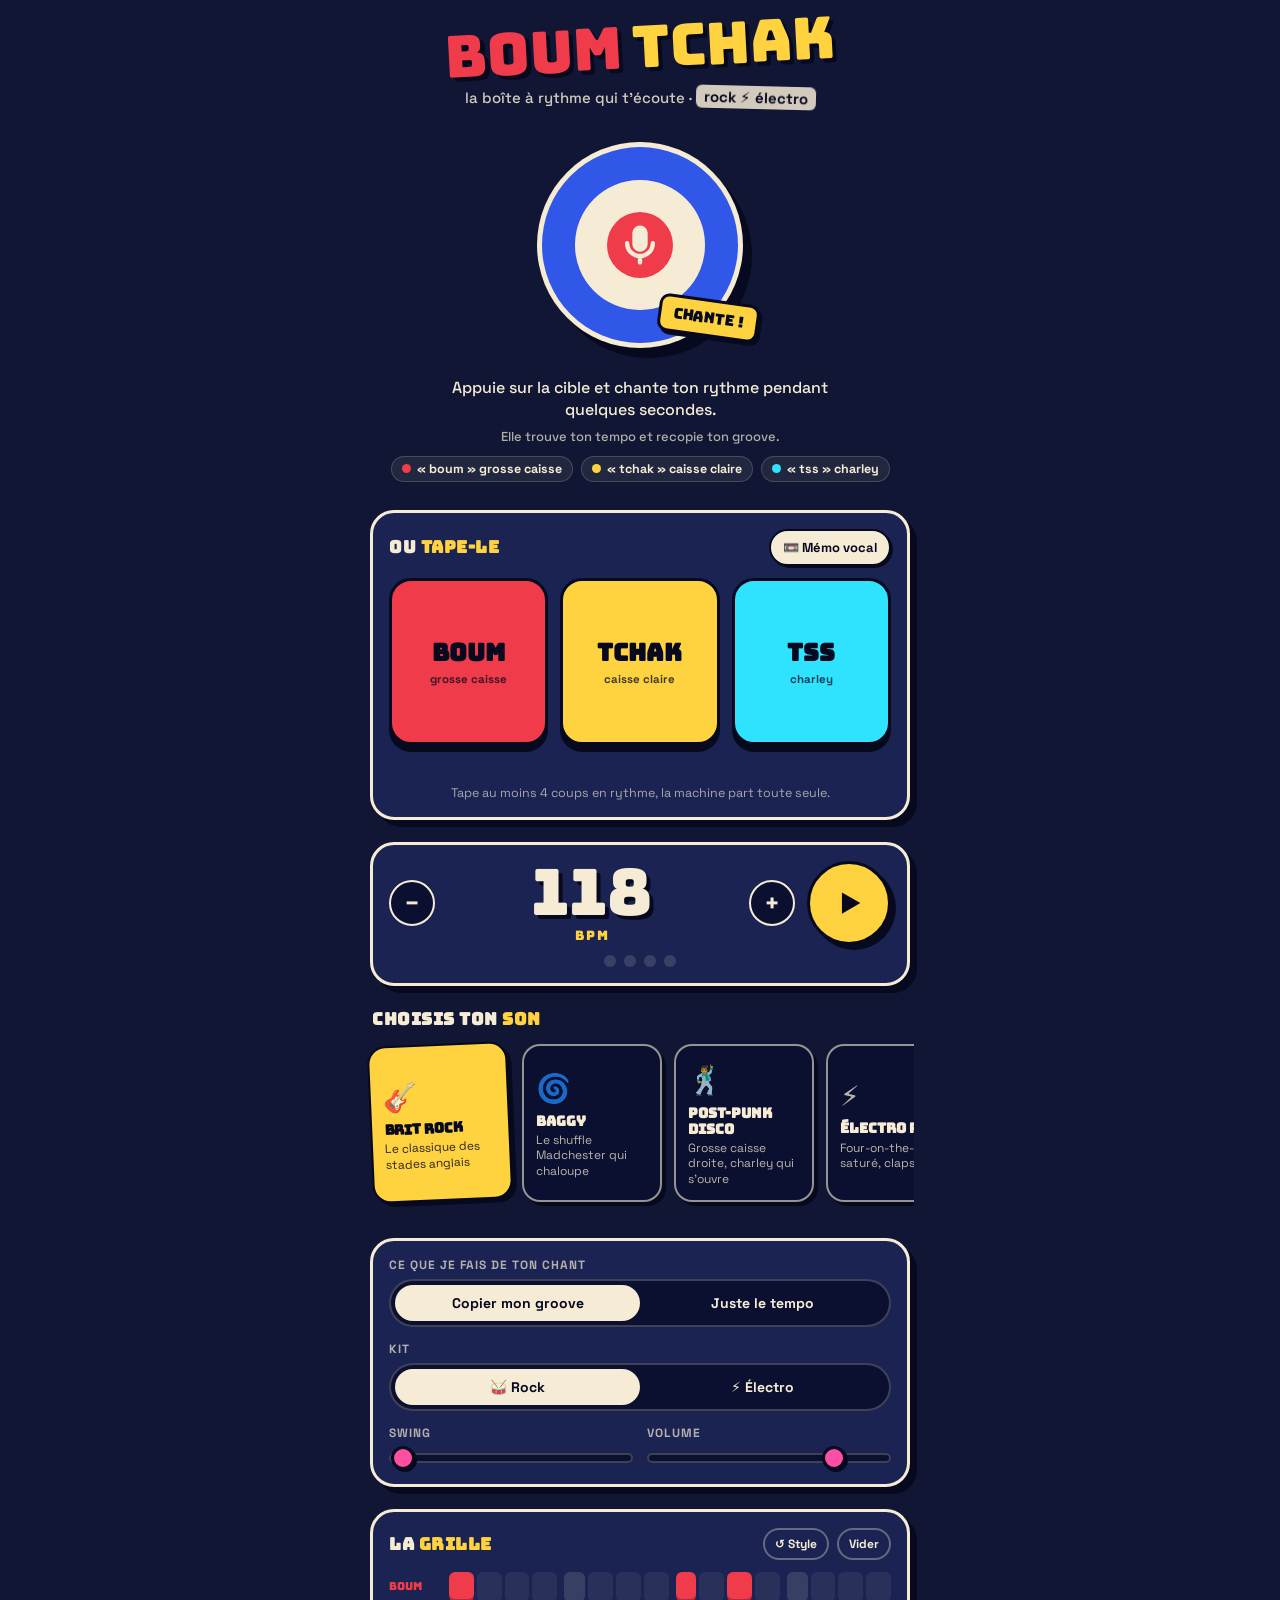
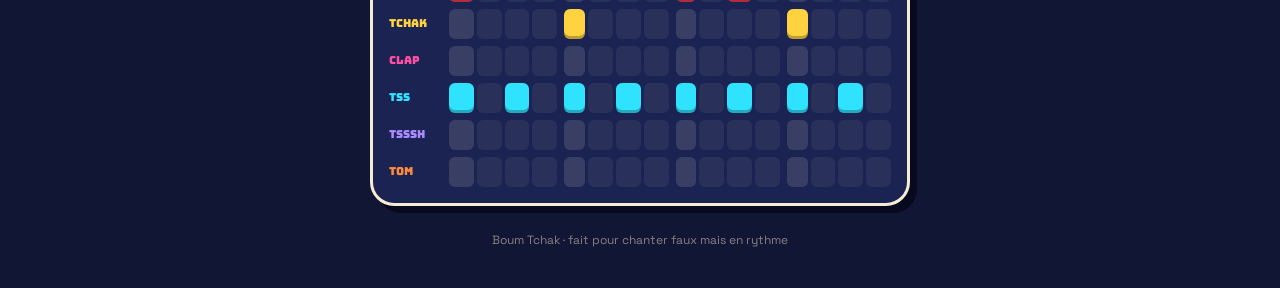
<file: boum-tchak/index.html>
<!DOCTYPE html>
<html lang="fr">
<head>
<meta charset="utf-8">
<meta name="viewport" content="width=device-width,initial-scale=1,viewport-fit=cover">
<title>Boum Tchak — la boîte à rythme qui t'écoute</title>
<link rel="preconnect" href="https://fonts.googleapis.com">
<link href="https://fonts.googleapis.com/css2?family=Bungee&family=Space+Grotesk:wght@400;500;700&display=swap" rel="stylesheet">
<style>
:root{
  --navy:#101634;--navy2:#1a2352;--navy3:#0b1030;--cream:#f6ecd6;--ink:#070a1f;
  --red:#ef3b4a;--blue:#3157e8;--yellow:#ffd23f;--pink:#ff4fa3;--cyan:#2fe3ff;--orange:#ff8a3d;--lilac:#a98bff;
}
*{box-sizing:border-box;margin:0;padding:0;-webkit-tap-highlight-color:transparent}
html,body{background:var(--navy);color:var(--cream);font-family:'Space Grotesk',system-ui,sans-serif}
body{min-height:100vh;overflow-x:hidden;padding:calc(env(safe-area-inset-top) + 18px) 14px calc(env(safe-area-inset-bottom) + 40px)}
button{font-family:inherit;cursor:pointer;border:none;background:none;color:inherit}
.wrap{max-width:540px;margin:0 auto;position:relative}

/* fond */
.bg{position:fixed;inset:0;z-index:-1;overflow:hidden;pointer-events:none;
  background:
   radial-gradient(circle at 15% 10%,rgba(49,87,232,.35),transparent 45%),
   radial-gradient(circle at 90% 35%,rgba(255,79,163,.18),transparent 40%),
   radial-gradient(circle at 20% 90%,rgba(47,227,255,.12),transparent 45%),
   var(--navy)}
.bg::after{content:'';position:absolute;inset:0;opacity:.25;
  background-image:radial-gradient(rgba(246,236,214,.25) 1px,transparent 1px);background-size:18px 18px}
.ring{position:absolute;left:50%;top:300px;border-radius:50%;border:2px solid rgba(246,236,214,.07);transform:translate(-50%,-50%)}

/* logo */
header{text-align:center;margin-bottom:6px}
.logo{display:inline-flex;gap:10px;font-family:'Bungee',sans-serif;font-size:clamp(40px,12vw,58px);line-height:1;transform:rotate(-3deg)}
.logo span{display:inline-block;text-shadow:4px 4px 0 var(--ink)}
.logo .w1{color:var(--red)}
.logo .w2{color:var(--yellow)}
.tag{margin-top:10px;font-weight:500;opacity:.85;font-size:15px}
.tag b{background:var(--cream);color:var(--ink);padding:2px 8px;border-radius:6px;font-weight:700;display:inline-block;transform:rotate(1.5deg)}

/* cible micro */
.hero{position:relative;text-align:center;padding:18px 0 6px}
.target{position:relative;width:196px;height:196px;border-radius:50%;display:block;margin:14px auto 0;animation:float 3.2s ease-in-out infinite}
.target .r{position:absolute;border-radius:50%;inset:0;transition:transform .08s linear}
.target .r1{background:var(--blue);box-shadow:0 0 0 5px var(--cream),9px 10px 0 5px var(--ink)}
.target .r2{inset:17%;background:var(--cream)}
.target .r3{inset:33%;background:var(--red);display:grid;place-items:center}
.target svg{width:44px;height:44px;color:var(--cream)}
.target:active{transform:scale(.96)}
.target.rec{animation:none}
.target.rec::before{content:'';position:absolute;inset:-18px;border-radius:50%;border:4px dashed var(--red);animation:spin 5s linear infinite}
.target.rec .r3{background:var(--ink)}
.target .rec-sq{display:none;width:30px;height:30px;border-radius:6px;background:var(--red)}
.target.rec svg{display:none}.target.rec .rec-sq{display:block}
.sticker{position:absolute;left:50%;top:184px;transform:translateX(18px) rotate(8deg);background:var(--yellow);color:var(--ink);
  font-family:'Bungee';font-size:15px;padding:6px 12px;border-radius:10px;border:3px solid var(--ink);box-shadow:3px 3px 0 var(--ink);pointer-events:none}
.target.rec + .sticker{background:var(--red);color:var(--cream)}
@keyframes float{0%,100%{transform:translateY(0)}50%{transform:translateY(-6px)}}
@keyframes spin{to{transform:rotate(360deg)}}

.status{margin:34px auto 0;max-width:420px;min-height:52px;font-size:16px;font-weight:500;line-height:1.4}
.status small{display:block;margin-top:6px;opacity:.7;font-size:13px}
.status.alert{background:var(--cream);color:var(--ink);padding:12px 14px;border-radius:14px;border:3px solid var(--ink);box-shadow:4px 4px 0 var(--ink);font-size:14.5px}
.legend{display:flex;justify-content:center;gap:8px;margin-top:10px;flex-wrap:wrap}
.legend span{font-size:12.5px;font-weight:700;padding:4px 10px;border-radius:999px;background:rgba(246,236,214,.08);border:1.5px solid rgba(246,236,214,.18)}
.legend i{display:inline-block;width:9px;height:9px;border-radius:50%;margin-right:6px;vertical-align:0}

/* bande "ce que j'ai entendu" */
.heard{position:relative;height:34px;margin:14px auto 0;max-width:420px;border-radius:999px;background:var(--navy3);border:2px solid rgba(246,236,214,.15);display:none;overflow:hidden}
.heard.show{display:block}
.heard .dot{position:absolute;top:50%;width:14px;height:14px;margin:-7px 0 0 -7px;border-radius:50%;border:2px solid var(--ink);animation:pop .35s cubic-bezier(.3,1.6,.5,1) both}
.heard .tick{position:absolute;top:6px;bottom:6px;width:1.5px;background:rgba(246,236,214,.18)}
@keyframes pop{from{transform:scale(0)}to{transform:scale(1)}}

/* cartes */
.card{background:var(--navy2);border:3px solid var(--cream);border-radius:24px;box-shadow:7px 7px 0 var(--ink);padding:16px;margin:22px 0}
.card-h{display:flex;align-items:center;justify-content:space-between;gap:10px;margin-bottom:12px}
h2{font-family:'Bungee';font-size:17px;letter-spacing:.5px}
h2 em{font-style:normal;color:var(--yellow)}

/* pads */
.pads{display:grid;grid-template-columns:repeat(3,1fr);gap:12px}
.pad{position:relative;aspect-ratio:1/1.05;border-radius:22px;border:3px solid var(--ink);box-shadow:0 7px 0 var(--ink);color:var(--ink);
  display:flex;flex-direction:column;align-items:center;justify-content:center;gap:4px;transition:transform .06s,box-shadow .06s;touch-action:manipulation;user-select:none;-webkit-user-select:none}
.pad b{font-family:'Bungee';font-size:clamp(17px,5.4vw,24px)}
.pad i{font-style:normal;font-size:11.5px;font-weight:700;opacity:.75}
.pad[data-type=k]{background:var(--red)}
.pad[data-type=s]{background:var(--yellow)}
.pad[data-type=h]{background:var(--cyan)}
.pad.hit{transform:translateY(5px);box-shadow:0 2px 0 var(--ink)}
.pads.wiggle .pad{animation:wig .5s ease 2}
@keyframes wig{25%{transform:rotate(-4deg)}75%{transform:rotate(4deg)}}
.taps{display:flex;gap:6px;flex-wrap:wrap;min-height:16px;margin-top:14px;justify-content:center}
.taps i{width:12px;height:12px;border-radius:50%;border:2px solid var(--ink);animation:pop .25s cubic-bezier(.3,1.6,.5,1) both}
.burst{position:fixed;pointer-events:none;font-family:'Bungee';font-size:26px;color:var(--cream);text-shadow:3px 3px 0 var(--ink);z-index:50;white-space:nowrap}
.filebtn{position:relative;overflow:hidden;font-size:13px;font-weight:700;padding:8px 12px;border-radius:999px;background:var(--cream);color:var(--ink);border:2px solid var(--ink);box-shadow:2px 2px 0 var(--ink);white-space:nowrap}
.filebtn input{position:absolute;inset:0;opacity:0;cursor:pointer}
.hint{font-size:12.5px;opacity:.65;margin-top:10px;text-align:center}

/* tempo */
.tempo{display:flex;align-items:center;gap:12px}
.bpmbox{flex:1;text-align:center}
.bpm{font-family:'Bungee';font-size:64px;line-height:.95;color:var(--cream);text-shadow:4px 4px 0 var(--ink);display:inline-block}
.bpmbox small{display:block;font-family:'Bungee';font-size:13px;letter-spacing:2px;color:var(--yellow);margin-top:4px}
.round{width:46px;height:46px;border-radius:50%;background:var(--navy3);border:2.5px solid var(--cream);font-size:26px;font-weight:700;display:grid;place-items:center;flex:none}
.round:active{transform:scale(.92)}
.play{width:84px;height:84px;border-radius:50%;background:var(--yellow);border:3px solid var(--ink);box-shadow:5px 5px 0 var(--ink);display:grid;place-items:center;flex:none;transition:transform .08s}
.play:active{transform:translate(3px,3px);box-shadow:2px 2px 0 var(--ink)}
.play svg{width:34px;height:34px;color:var(--ink)}
.play .ic-stop{display:none}
.play.on{background:var(--red)}
.play.on .ic-play{display:none}.play.on .ic-stop{display:block}
.beatdots{display:flex;justify-content:center;gap:8px;margin-top:10px}
.beatdots i{width:12px;height:12px;border-radius:50%;background:rgba(246,236,214,.15);transition:background .05s}
.beatdots i.on{background:var(--yellow);box-shadow:0 0 12px var(--yellow)}
.beatdots i.on:first-child{background:var(--red);box-shadow:0 0 12px var(--red)}

/* styles */
.styles{display:flex;gap:12px;overflow-x:auto;padding:4px 4px 14px;margin:0 -4px;scroll-snap-type:x mandatory;scrollbar-width:none}
.styles::-webkit-scrollbar{display:none}
.chip{flex:0 0 140px;scroll-snap-align:start;text-align:left;background:var(--navy3);border:2.5px solid rgba(246,236,214,.6);border-radius:18px;padding:12px;box-shadow:4px 4px 0 var(--ink);transition:transform .15s,background .15s}
.chip .em{font-size:28px;display:block;margin-bottom:6px}
.chip b{font-family:'Bungee';font-size:14px;display:block;line-height:1.15}
.chip span{font-size:12px;opacity:.75;display:block;margin-top:4px;line-height:1.3}
.chip.sel{background:var(--yellow);color:var(--ink);border-color:var(--ink);transform:rotate(-2.5deg)}
.chip.sel span{opacity:.85}

/* options */
.opts{display:grid;gap:14px}
.opt label{display:block;font-size:12px;font-weight:700;letter-spacing:1px;text-transform:uppercase;opacity:.7;margin-bottom:6px}
.seg{display:flex;background:var(--navy3);border-radius:999px;padding:4px;border:2px solid rgba(246,236,214,.22)}
.seg button{flex:1;border-radius:999px;padding:9px 6px;font-weight:700;font-size:14px;transition:background .15s,color .15s}
.seg button.on{background:var(--cream);color:var(--ink)}
.row2{display:grid;grid-template-columns:1fr 1fr;gap:14px}
input[type=range]{-webkit-appearance:none;appearance:none;width:100%;height:10px;border-radius:999px;background:var(--navy3);border:2px solid rgba(246,236,214,.22);outline:none}
input[type=range]::-webkit-slider-thumb{-webkit-appearance:none;width:24px;height:24px;border-radius:50%;background:var(--pink);border:3px solid var(--ink);box-shadow:2px 2px 0 var(--ink)}
input[type=range]::-moz-range-thumb{width:20px;height:20px;border-radius:50%;background:var(--pink);border:3px solid var(--ink)}

/* grille */
.grid{display:grid;gap:7px}
.trow{display:grid;grid-template-columns:54px 1fr;align-items:center;gap:6px}
.lab{font-family:'Bungee';font-size:11px;text-align:left;padding:4px 0;line-height:1}
.cells{display:grid;grid-template-columns:repeat(16,1fr);gap:3px}
.cell{height:30px;border-radius:6px;background:rgba(246,236,214,.07);transition:transform .08s,background .1s}
.cell.beat{background:rgba(246,236,214,.14)}
.cell.g4{margin-left:4px}
.cell.on{background:var(--c);box-shadow:inset 0 -3px 0 rgba(0,0,0,.25)}
.cell.ph{outline:2px solid var(--cream);outline-offset:-1px;transform:scaleY(1.12)}
.cell.on.ph{filter:brightness(1.25);box-shadow:0 0 14px var(--c)}
.gridtools{display:flex;gap:8px}
.mini{font-size:12px;font-weight:700;padding:6px 10px;border-radius:999px;border:2px solid rgba(246,236,214,.35)}
.mini:active{background:var(--cream);color:var(--ink)}

footer{text-align:center;font-size:12px;opacity:.5;margin-top:26px}
</style>
</head>
<body>
<div class="bg" id="bg"></div>
<div class="wrap">
  <header>
    <div class="logo"><span class="w1" id="wBoum">BOUM</span><span class="w2" id="wTchak">TCHAK</span></div>
    <p class="tag">la boîte à rythme qui t'écoute · <b>rock ⚡ électro</b></p>
  </header>

  <section class="hero">
    <button class="target" id="micBtn" aria-label="Enregistrer ton rythme">
      <span class="r r1" id="r1"></span><span class="r r2" id="r2"></span>
      <span class="r r3" id="r3">
        <svg viewBox="0 0 24 24" fill="none" stroke="currentColor" stroke-width="2.4" stroke-linecap="round" stroke-linejoin="round"><rect x="9" y="2.5" width="6" height="12" rx="3" fill="currentColor"/><path d="M5 11a7 7 0 0 0 14 0M12 18v3.5"/></svg>
        <span class="rec-sq"></span>
      </span>
    </button>
    <div class="sticker" id="sticker">CHANTE&nbsp;!</div>
    <div class="status" id="status">Appuie sur la cible et chante ton rythme pendant quelques secondes.
      <small>Elle trouve ton tempo et recopie ton groove.</small></div>
    <div class="legend">
      <span><i style="background:var(--red)"></i>« boum » grosse caisse</span>
      <span><i style="background:var(--yellow)"></i>« tchak » caisse claire</span>
      <span><i style="background:var(--cyan)"></i>« tss » charley</span>
    </div>
    <div class="heard" id="heard"></div>
  </section>

  <section class="card">
    <div class="card-h"><h2>Ou <em>tape-le</em></h2>
      <label class="filebtn">📼 Mémo vocal<input type="file" id="file" accept="audio/*"></label></div>
    <div class="pads" id="pads">
      <button class="pad" data-type="k"><b>BOUM</b><i>grosse caisse</i></button>
      <button class="pad" data-type="s"><b>TCHAK</b><i>caisse claire</i></button>
      <button class="pad" data-type="h"><b>TSS</b><i>charley</i></button>
    </div>
    <div class="taps" id="taps"></div>
    <p class="hint">Tape au moins 4 coups en rythme, la machine part toute seule.</p>
  </section>

  <section class="card">
    <div class="tempo">
      <button class="round" id="minus" aria-label="Moins vite">−</button>
      <div class="bpmbox"><span class="bpm" id="bpm">118</span><small>BPM</small></div>
      <button class="round" id="plus" aria-label="Plus vite">+</button>
      <button class="play" id="play" aria-label="Lecture">
        <svg class="ic-play" viewBox="0 0 24 24"><path d="M7 4.5v15l13-7.5z" fill="currentColor"/></svg>
        <svg class="ic-stop" viewBox="0 0 24 24"><rect x="5.5" y="5.5" width="13" height="13" rx="2" fill="currentColor"/></svg>
      </button>
    </div>
    <div class="beatdots" id="beatdots"><i></i><i></i><i></i><i></i></div>
  </section>

  <section>
    <div class="card-h" style="margin:4px 2px 10px"><h2>Choisis ton <em>son</em></h2></div>
    <div class="styles" id="styles"></div>
  </section>

  <section class="card">
    <div class="opts">
      <div class="opt"><label>Ce que je fais de ton chant</label>
        <div class="seg" id="modeSeg"><button data-v="groove" class="on">Copier mon groove</button><button data-v="tempo">Juste le tempo</button></div></div>
      <div class="opt"><label>Kit</label>
        <div class="seg" id="kitSeg"><button data-v="rock" class="on">🥁 Rock</button><button data-v="electro">⚡ Électro</button></div></div>
      <div class="row2">
        <div class="opt"><label>Swing</label><input type="range" id="swing" min="0" max="60" value="0"></div>
        <div class="opt"><label>Volume</label><input type="range" id="vol" min="0" max="100" value="80"></div>
      </div>
    </div>
  </section>

  <section class="card">
    <div class="card-h"><h2>La <em>grille</em></h2>
      <div class="gridtools"><button class="mini" id="resetBtn">↺ Style</button><button class="mini" id="clearBtn">Vider</button></div></div>
    <div class="grid" id="grid"></div>
  </section>

  <footer>Boum Tchak · fait pour chanter faux mais en rythme</footer>
</div>

<script>
(function(){
"use strict";
const $=id=>document.getElementById(id);

/* ---------- données ---------- */
const TRACKS=[
  {id:'k',name:'Boum',color:'#ef3b4a'},
  {id:'s',name:'Tchak',color:'#ffd23f'},
  {id:'c',name:'Clap',color:'#ff4fa3'},
  {id:'h',name:'Tss',color:'#2fe3ff'},
  {id:'o',name:'Tsssh',color:'#a98bff'},
  {id:'t',name:'Tom',color:'#ff8a3d'}
];
const STYLES=[
  {name:'Brit Rock',em:'🎸',desc:'Le classique des stades anglais',bpm:118,kit:'rock',swing:0,
   p:{k:'x.......x.x.....',s:'....x.......x...',h:'x.x.x.x.x.x.x.x.'}},
  {name:'Baggy',em:'🌀',desc:'Le shuffle Madchester qui chaloupe',bpm:98,kit:'rock',swing:38,
   p:{k:'x......x..x.....',s:'....x.......x...',h:'xxxxxxxxxxxxxx.x',o:'..............x.',t:'.............x..'}},
  {name:'Post-Punk Disco',em:'🕺',desc:'Grosse caisse droite, charley qui s\'ouvre',bpm:124,kit:'rock',swing:0,
   p:{k:'x...x...x...x...',s:'....x.......x...',h:'xx.xxx.xxx.xxx.x',o:'..x...x...x...x.'}},
  {name:'Électro Rock',em:'⚡',desc:'Four-on-the-floor saturé, claps',bpm:128,kit:'electro',swing:0,
   p:{k:'x...x...x...x...',s:'....x.......x...',c:'....x.......x...',h:'x.x.x.x.x.x.x.x.',o:'..x...x...x...x.'}},
  {name:'Motorik',em:'🛣️',desc:'Le train krautrock qui ne s\'arrête jamais',bpm:132,kit:'rock',swing:0,
   p:{k:'x.x...x.x.x...x.',s:'....x.......x...',h:'x.x.x.x.x.x.x.x.'}},
  {name:'Big Beat',em:'💥',desc:'Breakbeat gras façon fin des années 90',bpm:108,kit:'electro',swing:12,
   p:{k:'x.x.......xx....',s:'....x..x.x..x..x',h:'x.x.x.x.x.x.x.x.',c:'............x...',t:'..............x.'}}
];
function parse(p){const o={};TRACKS.forEach(tr=>{const s=(p[tr.id]||'').padEnd(16,'.').slice(0,16);o[tr.id]=[...s].map(ch=>ch==='x'?1:0)});return o}

const state={style:0,bpm:118,kit:'rock',swing:0,mode:'groove',vol:.8,pattern:parse(STYLES[0].p),playing:false,user:null,userBpm:false};

/* ---------- audio ---------- */
let ctx=null,bus,drive,comp,master,revSend,noiseBuf,openG=null;
function ensureCtx(){
  if(ctx){if(ctx.state==='suspended')ctx.resume();return ctx}
  const AC=window.AudioContext||window.webkitAudioContext;
  ctx=new AC();
  bus=ctx.createGain();
  drive=ctx.createWaveShaper();drive.oversample='2x';
  comp=ctx.createDynamicsCompressor();
  comp.threshold.value=-14;comp.ratio.value=4;comp.attack.value=.003;comp.release.value=.15;
  master=ctx.createGain();master.gain.value=state.vol;
  bus.connect(drive);drive.connect(comp);comp.connect(master);master.connect(ctx.destination);
  const conv=ctx.createConvolver();conv.buffer=makeIR(1.3);
  revSend=ctx.createGain();bus.connect(revSend);revSend.connect(conv);conv.connect(comp);
  const len=ctx.sampleRate*2;noiseBuf=ctx.createBuffer(1,len,ctx.sampleRate);
  const d=noiseBuf.getChannelData(0);for(let i=0;i<len;i++)d[i]=Math.random()*2-1;
  setKitFx();
  return ctx;
}
function makeIR(sec){const len=Math.floor(ctx.sampleRate*sec),b=ctx.createBuffer(2,len,ctx.sampleRate);
  for(let c=0;c<2;c++){const a=b.getChannelData(c);for(let i=0;i<len;i++)a[i]=(Math.random()*2-1)*Math.pow(1-i/len,3.5)}return b}
function curve(k){const n=2048,c=new Float32Array(n);for(let i=0;i<n;i++){const x=i/(n-1)*2-1;c[i]=Math.tanh(k*x)/Math.tanh(k)}return c}
function setKitFx(){if(!ctx)return;const el=state.kit==='electro';drive.curve=curve(el?2.8:1.4);revSend.gain.value=el?.07:.2}
function env(g,t,peak,dec,att){att=att||.001;g.gain.setValueAtTime(.0001,t);g.gain.exponentialRampToValueAtTime(Math.max(.0002,peak),t+att);g.gain.exponentialRampToValueAtTime(.0001,t+dec)}
function noiseSrc(t,dur){const s=ctx.createBufferSource();s.buffer=noiseBuf;s.start(t,Math.random()*.9);s.stop(t+dur+.05);return s}

function kick(t,v){v=v||1;const el=state.kit==='electro';
  const o=ctx.createOscillator(),g=ctx.createGain();o.type='sine';
  o.frequency.setValueAtTime(el?165:118,t);o.frequency.exponentialRampToValueAtTime(el?43:52,t+(el?.09:.12));
  env(g,t,1.05*v,el?.62:.42);o.connect(g);g.connect(bus);o.start(t);o.stop(t+.7);
  const n=noiseSrc(t,.025),f=ctx.createBiquadFilter(),ng=ctx.createGain();f.type='highpass';f.frequency.value=el?3200:1600;
  env(ng,t,(el?.22:.38)*v,.02);n.connect(f);f.connect(ng);ng.connect(bus)}
function snare(t,v){v=v||1;const el=state.kit==='electro';
  const n=noiseSrc(t,.3),f=ctx.createBiquadFilter(),g=ctx.createGain();
  f.type=el?'highpass':'bandpass';f.frequency.value=el?1500:2700;f.Q.value=.6;
  env(g,t,.8*v,el?.17:.25);n.connect(f);f.connect(g);g.connect(bus);
  const o=ctx.createOscillator(),og=ctx.createGain();o.type='triangle';
  o.frequency.setValueAtTime(el?245:205,t);o.frequency.exponentialRampToValueAtTime(el?160:172,t+.08);
  env(og,t,.6*v,.12);o.connect(og);og.connect(bus);o.start(t);o.stop(t+.2)}
function clap(t,v){v=v||1;
  const n=noiseSrc(t,.35),f=ctx.createBiquadFilter(),g=ctx.createGain();f.type='bandpass';f.frequency.value=1150;f.Q.value=1.1;
  g.gain.setValueAtTime(.0001,t);
  [0,.011,.022].forEach(d=>{g.gain.setValueAtTime(.9*v,t+d+.0005);g.gain.exponentialRampToValueAtTime(.1*v,t+d+.009)});
  g.gain.setValueAtTime(.7*v,t+.032);g.gain.exponentialRampToValueAtTime(.0001,t+.27);
  n.connect(f);f.connect(g);g.connect(bus)}
const HATR=[2,3,4.16,5.43,6.79,8.21];
function hat(t,open,v){v=v||1;const el=state.kit==='electro';
  if(openG){try{openG.gain.cancelScheduledValues(t);openG.gain.setTargetAtTime(.0001,t,.008)}catch(e){}openG=null}
  const g=ctx.createGain(),bp=ctx.createBiquadFilter(),hp=ctx.createBiquadFilter();
  bp.type='bandpass';bp.frequency.value=10000;hp.type='highpass';hp.frequency.value=7000;
  const dur=open?.4:.055,base=el?42:38;
  HATR.forEach(r=>{const o=ctx.createOscillator();o.type='square';o.frequency.value=base*r;o.connect(bp);o.start(t);o.stop(t+dur+.05)});
  if(!el){const n=noiseSrc(t,dur);n.connect(hp)}
  bp.connect(hp);hp.connect(g);g.connect(bus);env(g,t,(open?.3:.36)*v,dur);
  if(open)openG=g}
function tom(t,v){v=v||1;const o=ctx.createOscillator(),g=ctx.createGain();
  o.frequency.setValueAtTime(178,t);o.frequency.exponentialRampToValueAtTime(92,t+.3);
  env(g,t,.8*v,.42);o.connect(g);g.connect(bus);o.start(t);o.stop(t+.45)}
const PLAY={k:kick,s:snare,c:clap,h:(t,v)=>hat(t,false,v),o:(t,v)=>hat(t,true,v),t:tom};

/* ---------- séquenceur ---------- */
let nextTime=0,step=0,timer=null,visQ=[];
const stepDur=()=>60/state.bpm/4;
function schedule(){
  while(nextTime<ctx.currentTime+.12){
    let t=nextTime;if(step%2===1)t+=state.swing/100*stepDur()*.66;
    TRACKS.forEach(tr=>{if(state.pattern[tr.id][step]){const acc=(tr.id==='h')?(step%4===0?1:.65):1;PLAY[tr.id](t,acc)}});
    visQ.push({step,t});nextTime+=stepDur();step=(step+1)%16;
  }
}
function start(){ensureCtx();if(state.playing)return;state.playing=true;step=0;nextTime=ctx.currentTime+.06;schedule();timer=setInterval(schedule,25);$('play').classList.add('on')}
function stop(){state.playing=false;clearInterval(timer);visQ=[];$('play').classList.remove('on');setPlayhead(-1)}

/* ---------- visuels ---------- */
const bg=$('bg');const rings=[];
[220,360,520,700,900].forEach(s=>{const r=document.createElement('div');r.className='ring';r.style.width=r.style.height=s+'px';bg.appendChild(r);rings.push(r)});
function pulseKick(){rings.forEach((r,i)=>r.animate([{transform:'translate(-50%,-50%) scale(1.07)',borderColor:'rgba(239,59,74,.35)'},{transform:'translate(-50%,-50%) scale(1)',borderColor:'rgba(246,236,214,.07)'}],{duration:320+i*60,easing:'cubic-bezier(.2,.8,.2,1)'}));
  $('wBoum').animate([{transform:'scale(1.18)'},{transform:'scale(1)'}],{duration:220,easing:'ease-out'})}
function pulseSnare(){$('wTchak').animate([{transform:'rotate(-7deg) translateY(-4px)'},{transform:'rotate(0)'}],{duration:240,easing:'ease-out'})}
let cols=[];const dots=[...document.querySelectorAll('#beatdots i')];
function setPlayhead(i){document.querySelectorAll('.cell.ph').forEach(c=>c.classList.remove('ph'));if(i>=0&&cols[i])cols[i].forEach(c=>c.classList.add('ph'));
  dots.forEach((d,k)=>d.classList.toggle('on',i>=0&&Math.floor(i/4)===k&&i%4<2))}
function loop(){
  if(ctx&&state.playing){while(visQ.length&&visQ[0].t<=ctx.currentTime){const e=visQ.shift();setPlayhead(e.step);
    if(state.pattern.k[e.step])pulseKick();if(state.pattern.s[e.step]||state.pattern.c[e.step])pulseSnare()}}
  if(rec){const lv=Math.min(1,recLevel*6);$('r1').style.transform=`scale(${1+lv*.12})`;$('r2').style.transform=`scale(${1+lv*.2})`;$('r3').style.transform=`scale(${1+lv*.3})`;
    const el=((ctx.currentTime-recStart)).toFixed(1);$('status').innerHTML=`<b style="color:var(--red)">● REC ${el}s</b> — chante ton rythme, puis appuie pour arrêter.<small>Boucle-le 2 ou 3 fois, ça aide.</small>`}
  requestAnimationFrame(loop)}
requestAnimationFrame(loop);
function burst(txt,x,y,color){const b=document.createElement('div');b.className='burst';b.textContent=txt;b.style.left=x+'px';b.style.top=y+'px';b.style.color=color;document.body.appendChild(b);
  const dx=(Math.random()-.5)*80;b.animate([{transform:'translate(-50%,-50%) scale(.6) rotate(0)',opacity:1},{transform:`translate(calc(-50% + ${dx}px),-140%) scale(1.15) rotate(${dx/6}deg)`,opacity:0}],{duration:650,easing:'cubic-bezier(.2,.8,.3,1)'}).onfinish=()=>b.remove()}

/* ---------- UI ---------- */
function say(html,alert){const s=$('status');s.innerHTML=html;s.classList.toggle('alert',!!alert)}
function renderStyles(){const w=$('styles');w.innerHTML='';STYLES.forEach((st,i)=>{const b=document.createElement('button');b.className='chip'+(i===state.style?' sel':'');
  b.innerHTML=`<span class="em">${st.em}</span><b>${st.name}</b><span>${st.desc}</span>`;b.onclick=()=>chooseStyle(i);w.appendChild(b)})}
function renderGrid(){const g=$('grid');g.innerHTML='';cols=Array.from({length:16},()=>[]);
  TRACKS.forEach(tr=>{const row=document.createElement('div');row.className='trow';
    const lab=document.createElement('button');lab.className='lab';lab.textContent=tr.name;lab.style.color=tr.color;lab.onclick=()=>{ensureCtx();PLAY[tr.id](ctx.currentTime+.01)};
    const cells=document.createElement('div');cells.className='cells';
    for(let i=0;i<16;i++){const c=document.createElement('button');c.className='cell'+(state.pattern[tr.id][i]?' on':'')+(i%4===0?' beat':'')+(i%4===0&&i>0?' g4':'');
      c.style.setProperty('--c',tr.color);c.setAttribute('aria-label',tr.name+' pas '+(i+1));
      c.onclick=()=>{state.pattern[tr.id][i]^=1;c.classList.toggle('on',!!state.pattern[tr.id][i]);if(state.pattern[tr.id][i]){ensureCtx();PLAY[tr.id](ctx.currentTime+.01)}};
      cells.appendChild(c);cols[i].push(c)}
    row.appendChild(lab);row.appendChild(cells);g.appendChild(row)})}
function setSeg(id,v){document.querySelectorAll('#'+id+' button').forEach(b=>b.classList.toggle('on',b.dataset.v===v))}
function updateBpm(){state.bpm=Math.max(50,Math.min(220,Math.round(state.bpm)));$('bpm').textContent=state.bpm}
function syncControls(){setSeg('kitSeg',state.kit);setSeg('modeSeg',state.mode);$('swing').value=state.swing;updateBpm()}

function buildPattern(){
  const st=STYLES[state.style];const p=parse(st.p);const u=state.user;
  if(state.mode==='groove'&&u&&u.types>=2){
    const any=a=>a.some(Boolean);
    if(any(u.k))p.k=u.k.slice();
    if(any(u.s)){p.s=u.s.slice();if(any(p.c))p.c=u.s.slice()}
    if(any(u.h)){p.h=u.h.slice();p.o=p.o.map((v,i)=>u.h[i]?0:v)}
  }
  state.pattern=p;renderGrid()}
function chooseStyle(i){state.style=i;const st=STYLES[i];state.kit=st.kit;state.swing=st.swing;if(!state.userBpm)state.bpm=st.bpm;
  setKitFx();buildPattern();renderStyles();syncControls();
  const el=$('styles').children[i];if(el)el.scrollIntoView({behavior:'smooth',inline:'center',block:'nearest'});
  ensureCtx();if(!state.playing)start()}

$('play').onclick=()=>{ensureCtx();state.playing?stop():start()};
let holdT=null;
function bump(d){state.bpm+=d;updateBpm()}
[['minus',-1],['plus',1]].forEach(([id,d])=>{const b=$(id);
  b.addEventListener('pointerdown',e=>{e.preventDefault();bump(d);let n=0;holdT=setInterval(()=>{n++;bump(n>8?d*2:d)},140)});
  ['pointerup','pointerleave','pointercancel'].forEach(ev=>b.addEventListener(ev,()=>clearInterval(holdT)))});
document.querySelectorAll('#kitSeg button').forEach(b=>b.onclick=()=>{state.kit=b.dataset.v;setKitFx();setSeg('kitSeg',state.kit);ensureCtx();kick(ctx.currentTime+.01);snare(ctx.currentTime+.26)});
document.querySelectorAll('#modeSeg button').forEach(b=>b.onclick=()=>{state.mode=b.dataset.v;setSeg('modeSeg',state.mode);buildPattern()});
$('swing').oninput=e=>{state.swing=+e.target.value};
$('vol').oninput=e=>{state.vol=e.target.value/100;if(master)master.gain.setTargetAtTime(state.vol,ctx.currentTime,.02)};
$('resetBtn').onclick=()=>{state.user=null;buildPattern()};
$('clearBtn').onclick=()=>{TRACKS.forEach(tr=>state.pattern[tr.id]=Array(16).fill(0));renderGrid()};

/* ---------- analyse du rythme ---------- */
function estimateBPM(times){
  const fs=200,N=Math.ceil((times[times.length-1]+.6)*fs);const e=new Float32Array(N+16);
  times.forEach(t=>{const c=Math.round(t*fs);for(let d=-7;d<=7;d++){const i=c+d;if(i>=0&&i<e.length)e[i]+=Math.exp(-(d*d)/18)}});
  const ac=L=>{const l0=Math.floor(L),fr=L-l0;let s=0,n=0;for(let i=0;i+l0+1<e.length;i++){s+=e[i]*(e[i+l0]*(1-fr)+e[i+l0+1]*fr);n++}return n?s/n:0};
  let best=null,bs=-1;
  for(let b=60;b<=200;b+=.5){const L=60/b*fs;if(L>e.length*.75)continue;
    let s=ac(L)+(2*L<e.length*.8?.5*ac(2*L):0)+.25*ac(L/2);
    s*=Math.exp(-.5*Math.pow(Math.log2(b/112)/.75,2));if(s>bs){bs=s;best=b}}
  return best}
function analyze(evts){
  evts=evts.slice().sort((a,b)=>a.t-b.t);
  const t0=evts[0].t;let bpm=estimateBPM(evts.map(e=>e.t-t0));if(!bpm)return null;
  const anchorEv=evts.find(e=>e.type==='k')||evts[0];
  let sd=60/bpm/4;let idx=evts.map(e=>Math.round((e.t-anchorEv.t)/sd));
  const n=evts.length;
  if(n>=4){let mx=0,my=0;idx.forEach((v,i)=>{mx+=v;my+=evts[i].t});mx/=n;my/=n;let sxy=0,sxx=0;
    idx.forEach((v,i)=>{sxy+=(v-mx)*(evts[i].t-my);sxx+=(v-mx)*(v-mx)});
    if(sxx>0){const s=sxy/sxx;if(Math.abs(s/sd-1)<.08){sd=s;bpm=60/(4*sd);const b0=my-s*mx;idx=evts.map(e=>Math.round((e.t-b0)/sd));const a=idx[evts.indexOf(anchorEv)];idx=idx.map(v=>v-a)}}}
  const g={k:Array(16).fill(0),s:Array(16).fill(0),h:Array(16).fill(0)};
  evts.forEach((e,i)=>{g[e.type][((idx[i]%16)+16)%16]=1});
  g.types=['k','s','h'].filter(k=>g[k].some(Boolean)).length;
  return {bpm,groove:g,evts}}

function detectEvents(x,sr){
  const y=new Float32Array(x.length);const a=Math.exp(-2*Math.PI*70/sr);let px=0,py=0;
  for(let i=0;i<x.length;i++){const v=x[i];py=a*(py+v-px);px=v;y[i]=py}
  const hop=Math.round(sr*.005),win=hop*2,nf=Math.floor((y.length-win)/hop);if(nf<20)return[];
  const L=new Float32Array(nf);let mx=-300;
  for(let f=0;f<nf;f++){let s=0;const o=f*hop;for(let j=0;j<win;j++)s+=y[o+j]*y[o+j];L[f]=10*Math.log10(s/win+1e-12);if(L[f]>mx)mx=L[f]}
  const floor=mx-30;const O=new Float32Array(nf);let oMax=0;
  for(let f=3;f<nf;f++){const prev=(L[f-1]+L[f-2]+L[f-3])/3;O[f]=L[f]<floor?0:Math.max(0,L[f]-prev);if(O[f]>oMax)oMax=O[f]}
  const thr=Math.max(4,oMax*.22);const ev=[];let last=-1e9;
  for(let f=3;f<nf-3;f++){
    if(O[f]<thr)continue;let isMax=true;for(let d=-3;d<=3;d++)if(O[f+d]>O[f])isMax=false;if(!isMax)continue;
    const t=f*hop/sr;if(t-last<.09)continue;
    let pk=-300;for(let d=0;d<10&&f+d<nf;d++)pk=Math.max(pk,L[f+d]);if(pk<floor+6)continue;
    const s0=f*hop+Math.round(sr*.008),s1=Math.min(y.length,s0+Math.round(sr*.04));if(s1-s0<50)continue;
    let amp=0;for(let i=s0;i<s1;i++)amp=Math.max(amp,Math.abs(y[i]));const th=amp*.06;let sg=0,zc=0;
    for(let i=s0;i<s1;i++){const v=y[i];if(v>th){if(sg<0)zc++;sg=1}else if(v<-th){if(sg>0)zc++;sg=-1}}
    const hz=zc/2/((s1-s0)/sr);
    ev.push({t,hz,type:hz<1300?'k':'s'});last=t}
  /* bruits : un seul type -> caisse claire ; deux familles nettes -> la plus aiguë = charley */
  const nz=ev.filter(e=>e.type==='s');
  if(nz.length>=2){let lg=nz.map(e=>Math.log(e.hz)).sort((a,b)=>a-b);
    let c1=lg[0],c2=lg[lg.length-1];
    for(let it=0;it<12;it++){const m=(c1+c2)/2,A=lg.filter(v=>v<=m),B=lg.filter(v=>v>m);if(!A.length||!B.length)break;c1=A.reduce((a,b)=>a+b)/A.length;c2=B.reduce((a,b)=>a+b)/B.length}
    if(c2-c1>Math.log(1.45)){const m=(c1+c2)/2;nz.forEach(e=>{if(Math.log(e.hz)>m)e.type='h'})}}
  return ev}

function drawHeard(res){const h=$('heard');h.innerHTML='';h.classList.add('show');
  const ev=res.evts,t0=ev[0].t,span=Math.max(.5,ev[ev.length-1].t-t0);const beat=60/res.bpm;
  for(let b=0;b*beat<=span;b++){const tk=document.createElement('i');tk.className='tick';tk.style.left=(4+92*(b*beat)/span)+'%';h.appendChild(tk)}
  const col={k:'var(--red)',s:'var(--yellow)',h:'var(--cyan)'};
  ev.forEach((e,i)=>{const d=document.createElement('i');d.className='dot';d.style.left=(4+92*(e.t-t0)/span)+'%';d.style.background=col[e.type];d.style.animationDelay=(i*35)+'ms';h.appendChild(d)})}

function handleEvents(evts){
  if(!evts||evts.length<3){say('Je n\'ai pas assez entendu de coups 🤔<small>Essaie un peu plus fort, avec des « boum » et « tchak » bien détachés.</small>',true);return}
  const res=analyze(evts);if(!res){say('Tempo introuvable, réessaie en bouclant ton rythme 2 ou 3 fois.',true);return}
  state.bpm=res.bpm;state.userBpm=true;updateBpm();
  const c={k:0,s:0,h:0};res.evts.forEach(e=>c[e.type]++);
  if(res.groove.types>=2){state.user=res.groove}else{state.user=null}
  buildPattern();drawHeard(res);
  let msg=`<b>${state.bpm} BPM !</b> J'ai entendu ${c.k} boum, ${c.s} tchak et ${c.h} tss.`;
  msg+=(res.groove.types>=2&&state.mode==='groove')?'<small>Ton groove est dans la grille, habillé façon '+STYLES[state.style].name+'.</small>':
    (res.groove.types<2?'<small>J\'ai pris ton tempo. Pour copier ton groove, alterne « boum » et « tchak ».</small>':'<small>Tempo calé, groove du style.</small>');
  say(msg);stop();start()}

/* ---------- micro ---------- */
let rec=false,recStream=null,recProc=null,recSrc=null,recChunks=[],recLevel=0,recStart=0,recAuto=null;
$('micBtn').onclick=async()=>{ensureCtx();if(rec){stopRec();return}
  if(!navigator.mediaDevices||!navigator.mediaDevices.getUserMedia){micBlocked();return}
  stop();
  try{recStream=await navigator.mediaDevices.getUserMedia({audio:{echoCancellation:false,noiseSuppression:false,autoGainControl:false}})}
  catch(e){micBlocked();return}
  recSrc=ctx.createMediaStreamSource(recStream);recProc=ctx.createScriptProcessor(2048,1,1);recChunks=[];
  const mute=ctx.createGain();mute.gain.value=0;
  recProc.onaudioprocess=ev=>{const d=ev.inputBuffer.getChannelData(0);recChunks.push(new Float32Array(d));let s=0;for(let i=0;i<d.length;i+=4)s+=d[i]*d[i];recLevel=Math.sqrt(s/(d.length/4))};
  recSrc.connect(recProc);recProc.connect(mute);mute.connect(ctx.destination);
  rec=true;recStart=ctx.currentTime;$('micBtn').classList.add('rec');$('sticker').textContent='STOP';$('status').classList.remove('alert');
  recAuto=setTimeout(stopRec,12000)};
function stopRec(){if(!rec)return;rec=false;clearTimeout(recAuto);
  try{recSrc.disconnect();recProc.disconnect()}catch(e){}recStream.getTracks().forEach(t=>t.stop());
  $('micBtn').classList.remove('rec');$('sticker').textContent='CHANTE !';['r1','r2','r3'].forEach(id=>$(id).style.transform='');
  const total=recChunks.reduce((a,c)=>a+c.length,0);const x=new Float32Array(total);let o=0;recChunks.forEach(c=>{x.set(c,o);o+=c.length});
  if(total<ctx.sampleRate*1.2){say('Un peu court ! Chante au moins 2 secondes.',true);return}
  say('J\'écoute ton groove… 🎧');setTimeout(()=>handleEvents(detectEvents(x,ctx.sampleRate)),30)}
function micBlocked(){
  say('🎙️ Le micro n\'est pas dispo dans cette fenêtre.<small>Tape ton rythme sur les pads juste en dessous, ou importe un mémo vocal enregistré avec ton téléphone.</small>',true);
  const p=$('pads');p.classList.remove('wiggle');void p.offsetWidth;p.classList.add('wiggle');
  setTimeout(()=>p.scrollIntoView({behavior:'smooth',block:'center'}),400)}

/* ---------- pads ---------- */
let taps=[],tapTimer=null;
const PADTXT={k:['BOUM!','#ef3b4a'],s:['TCHAK!','#ffd23f'],h:['TSS!','#2fe3ff']};
document.querySelectorAll('.pad').forEach(p=>{
  p.addEventListener('pointerdown',e=>{e.preventDefault();ensureCtx();const ty=p.dataset.type;
    if(!taps.length&&state.playing)stop();
    PLAY[ty](ctx.currentTime+.005);taps.push({t:ctx.currentTime,type:ty});
    p.classList.add('hit');setTimeout(()=>p.classList.remove('hit'),90);
    const r=p.getBoundingClientRect();burst(PADTXT[ty][0],r.left+r.width/2,r.top+10,PADTXT[ty][1]);
    const d=document.createElement('i');d.style.background=PADTXT[ty][1];$('taps').appendChild(d);
    clearTimeout(tapTimer);tapTimer=setTimeout(finishTaps,1700)})});
function finishTaps(){const t=taps;taps=[];$('taps').innerHTML='';
  if(t.length<4){say('Encore quelques coups ! Il m\'en faut au moins 4 pour sentir le tempo.',true);return}
  handleEvents(t)}

/* ---------- mémo vocal ---------- */
$('file').onchange=async e=>{const f=e.target.files[0];if(!f)return;ensureCtx();stop();say('J\'écoute ton mémo… 🎧');
  try{const buf=await f.arrayBuffer();
    const ab=await new Promise((res,rej)=>{const p=ctx.decodeAudioData(buf,res,rej);if(p&&p.then)p.then(res,rej)});
    const n=Math.min(ab.length,ab.sampleRate*20);const x=new Float32Array(n);
    for(let c=0;c<ab.numberOfChannels;c++){const d=ab.getChannelData(c);for(let i=0;i<n;i++)x[i]+=d[i]/ab.numberOfChannels}
    handleEvents(detectEvents(x,ab.sampleRate))}
  catch(err){say('Je n\'arrive pas à lire ce fichier audio. Essaie un m4a, mp3 ou wav.',true)}
  e.target.value=''};

/* ---------- init ---------- */
renderStyles();renderGrid();syncControls();
window.__bt={detectEvents,analyze,estimateBPM};
})();
</script>
</body>
</html>
</file>
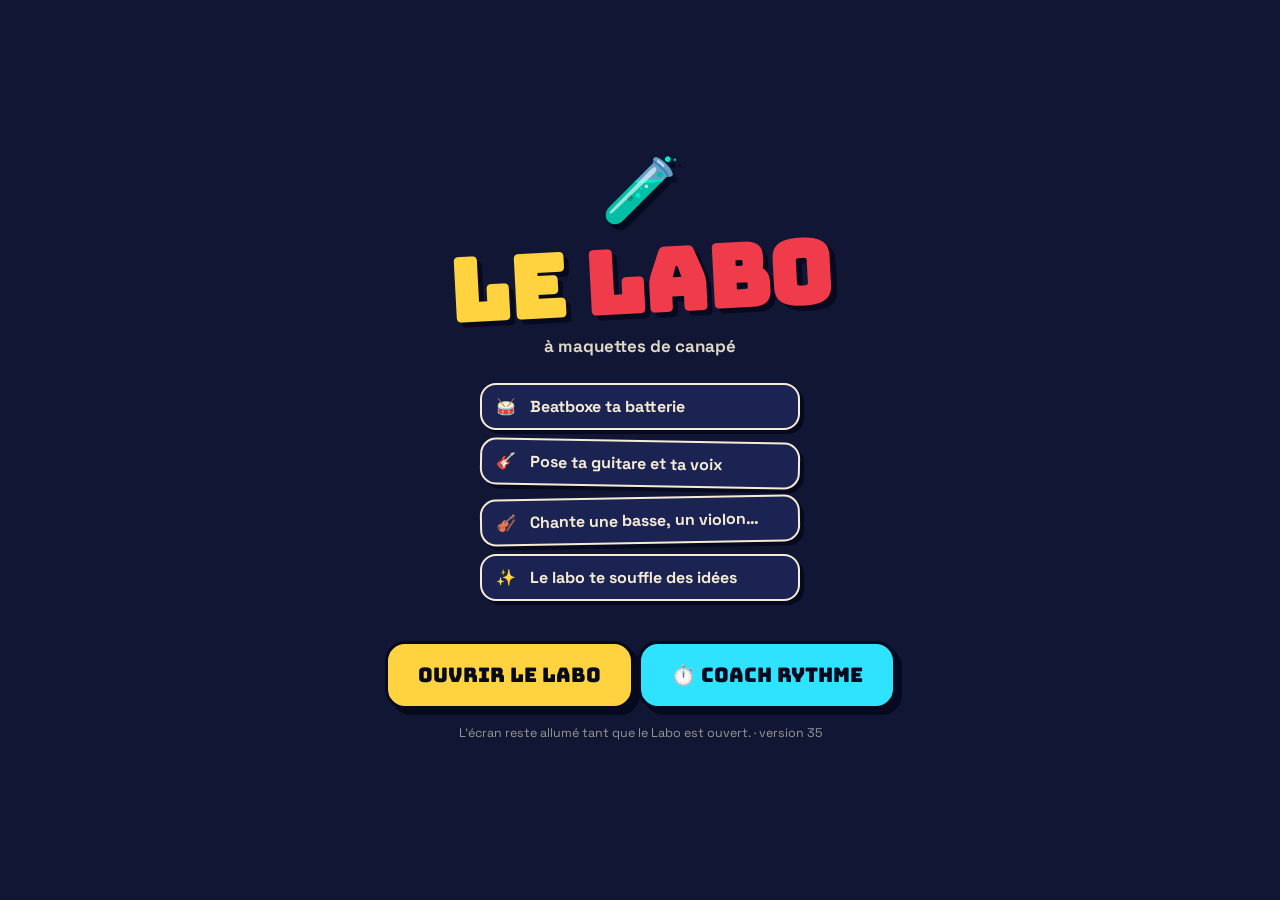
<file: labo/index.html>
<!DOCTYPE html>
<html lang="fr">
<head>
<meta charset="utf-8">
<meta name="viewport" content="width=device-width,initial-scale=1,viewport-fit=cover,user-scalable=no">
<meta name="theme-color" content="#101634">
<meta name="apple-mobile-web-app-capable" content="yes">
<meta name="mobile-web-app-capable" content="yes">
<meta name="apple-mobile-web-app-status-bar-style" content="black-translucent">
<meta name="apple-mobile-web-app-title" content="Labo">
<link rel="manifest" href="manifest.json?v=6">
<link rel="apple-touch-icon" href="icon-180.png?v=6">
<link rel="icon" href="icon-192.png?v=6">
<title>Le Labo — maquettes de canapé</title>
<link rel="preconnect" href="https://fonts.googleapis.com">
<link href="https://fonts.googleapis.com/css2?family=Bungee&family=Space+Grotesk:wght@400;500;700&display=swap" rel="stylesheet">
<link rel="stylesheet" href="style.css?v=35">
</head>
<body>
<div class="bg"><i></i><i></i><i></i></div>

<!-- écran d'accueil -->
<div id="splash">
  <div class="splash-in">
    <div class="flask">🧪</div>
    <h1 class="big"><span class="c1">LE</span> <span class="c2">LABO</span></h1>
    <p class="sub">à maquettes de canapé</p>
    <ul class="promise">
      <li><b>🥁</b> Beatboxe ta batterie</li>
      <li><b>🎸</b> Pose ta guitare et ta voix</li>
      <li><b>🎻</b> Chante une basse, un violon…</li>
      <li><b>✨</b> Le labo te souffle des idées</li>
    </ul>
    <button id="openBtn" class="btn-big">Ouvrir le labo</button>
    <button id="metroBtn" class="btn-big metro-home">⏱️ Coach rythme</button>
    <button id="installBtn" class="btn-inst" hidden>📲 Installer l'appli sur mon téléphone</button>
    <p class="tiny">L'écran reste allumé tant que le Labo est ouvert. · version 35</p>
  </div>
</div>

<div id="app" hidden>
  <header class="top">
    <div class="brand">LABO<small>🧪</small></div>
    <input id="projName" class="pname" maxlength="40" aria-label="Nom de la maquette" enterkeyhint="done">
    <button class="ic" id="undoBtn" aria-label="Annuler">↶</button>
    <button class="ic" id="menuBtn" aria-label="Menu">⋯</button>
  </header>

  <div class="ideas-row" id="ideas"></div>

  <main class="studio">
    <div class="studio-h">
      <button class="pill" id="bpmBtn">110 BPM</button>
      <div class="len"><span>Mesures</span><button class="mini-r" id="barsMinus" aria-label="Moins de mesures">−</button><b id="barsN">8</b><button class="mini-r" id="barsPlus" aria-label="Plus de mesures">+</button></div>
    </div>
    <div class="tl-scroll" id="tl"><div class="tl-inner" id="tlInner"></div></div>
    <p class="tl-hint" id="tlHint">Touche une mesure de batterie : <b>A</b> → <b>B</b> → <b>roulement</b> → <b>silence</b>. Touche un bloc pour le boucler, <b>appui long</b> pour l'éditer.</p>
  </main>

  <nav class="dock">
    <button class="dbtn" id="homeBtn" aria-label="Revenir au début"><svg viewBox="0 0 24 24"><path d="M6 5h2.5v14H6zM20 5v14L9.5 12z" fill="currentColor"/></svg><span>Début</span></button>
    <button class="dbtn" id="loopBtn" aria-label="Boucle"><svg viewBox="0 0 24 24" fill="none" stroke="currentColor" stroke-width="2.4" stroke-linecap="round" stroke-linejoin="round"><path d="M4 11V9a3 3 0 0 1 3-3h12l-3-3M20 13v2a3 3 0 0 1-3 3H5l3 3"/></svg><span>Boucle</span></button>
    <button class="playbig" id="playBtn" aria-label="Lecture"><svg class="i-play" viewBox="0 0 24 24"><path d="M7 4.5v15l13-7.5z" fill="currentColor"/></svg><svg class="i-stop" viewBox="0 0 24 24"><rect x="5.5" y="5.5" width="13" height="13" rx="2" fill="currentColor"/></svg></button>
    <button class="dbtn rec" id="recBtn" aria-label="Enregistrer"><i></i><span>Enreg.</span></button>
    <button class="dbtn" id="beatBtn" aria-label="Atelier batterie"><b>🥁</b><span>Batterie</span></button>
  </nav>
</div>

<!-- panneau d'enregistrement -->
<div id="recPanel" hidden>
  <div class="rp-in">
    <div class="rp-count" id="rpCount">4</div>
    <div class="rp-txt"><b id="rpTitle">Prépare-toi…</b><span id="rpSub">Le décompte démarre</span></div>
    <div class="rp-meter"><i id="rpLevel"></i></div>
    <button class="rp-mon" id="rpMon">🎧 Je m'entends : OUI</button>
    <div class="rp-btns"><button class="btn-ghost" id="rpCancel">Annuler</button><button class="btn-stop" id="rpStop">■ Stop</button></div>
  </div>
</div>

<!-- feuille modale -->
<div id="sheetWrap" hidden><div class="scrim" id="scrim"></div><div class="sheet" id="sheet"><div class="grabzone"><div class="grab"></div></div><div class="sheet-body" id="sheetBody"></div></div></div>
<div id="busy" hidden><div class="busy-in"><div class="spin">🧪</div><b id="busyTxt">Le labo réfléchit…</b></div></div>
<div id="toast" hidden></div>

<script src="dsp.js?v=35"></script>
<script src="counts.js?v=35"></script>
<script src="engine.js?v=35"></script>
<script src="app.js?v=35"></script>
</body>
</html>
</file>
<file: labo/style.css>
:root{
  --navy:#101634;--navy2:#1a2352;--navy3:#0b1030;--cream:#f6ecd6;--ink:#070a1f;
  --red:#ef3b4a;--blue:#3157e8;--yellow:#ffd23f;--pink:#ff4fa3;--cyan:#2fe3ff;--orange:#ff8a3d;--lilac:#a98bff;--green:#5ce0a0;
  --head:86px;--bw:60px;
}
*{box-sizing:border-box;margin:0;padding:0;-webkit-tap-highlight-color:transparent}
html,body{background:var(--navy);color:var(--cream);font-family:'Space Grotesk',system-ui,sans-serif;-webkit-text-size-adjust:100%}
body{min-height:100vh;overflow-x:hidden;overscroll-behavior:none;-webkit-user-select:none;user-select:none;-webkit-touch-callout:none}
input,textarea{-webkit-user-select:text;user-select:text}
button,a,[data-act]{touch-action:manipulation}
button{font-family:inherit;cursor:pointer;border:none;background:none;color:inherit;touch-action:manipulation}
input{font-family:inherit}
[hidden]{display:none!important}
h2{font-family:'Bungee';font-size:15px;letter-spacing:.4px}
.bg{position:fixed;inset:0;z-index:-1;pointer-events:none;overflow:hidden;
  background:radial-gradient(circle at 10% 0%,rgba(49,87,232,.38),transparent 45%),radial-gradient(circle at 100% 40%,rgba(255,79,163,.16),transparent 40%),radial-gradient(circle at 0% 100%,rgba(47,227,255,.12),transparent 45%),var(--navy)}
.bg::after{content:'';position:absolute;inset:0;opacity:.22;background-image:radial-gradient(rgba(246,236,214,.25) 1px,transparent 1px);background-size:18px 18px}
.bg i{position:absolute;border-radius:50%;border:2px solid rgba(246,236,214,.06);left:50%;top:38%;transform:translate(-50%,-50%)}
.bg i:nth-child(1){width:320px;height:320px}.bg i:nth-child(2){width:560px;height:560px}.bg i:nth-child(3){width:820px;height:820px}

/* splash */
#splash{min-height:100vh;display:grid;place-items:center;padding:calc(env(safe-area-inset-top) + 20px) 20px 30px;text-align:center}
.flask{font-size:64px;animation:bob 2.6s ease-in-out infinite;filter:drop-shadow(5px 6px 0 var(--ink))}
.big{font-family:'Bungee';font-size:clamp(54px,17vw,86px);line-height:1;margin-top:8px;transform:rotate(-3deg)}
.big span{display:inline-block;text-shadow:5px 5px 0 var(--ink)}.big .c1{color:var(--yellow)}.big .c2{color:var(--red)}
.sub{font-weight:700;font-size:17px;margin-top:10px;opacity:.9}
.promise{list-style:none;margin:26px auto 28px;max-width:320px;display:grid;gap:10px;text-align:left}
.promise li{background:var(--navy2);border:2.5px solid var(--cream);border-radius:16px;padding:11px 14px;font-weight:700;box-shadow:4px 4px 0 var(--ink)}
.promise li:nth-child(2){transform:rotate(1deg)}.promise li:nth-child(3){transform:rotate(-1deg)}
.promise b{display:inline-block;width:30px}
.btn-big{font-family:'Bungee';font-size:20px;background:var(--yellow);color:var(--ink);padding:18px 30px;border-radius:20px;border:3px solid var(--ink);box-shadow:6px 6px 0 var(--ink)}
.btn-big:active{transform:translate(3px,3px);box-shadow:3px 3px 0 var(--ink)}
.btn-inst{display:block;margin:16px auto 0;font-weight:700;font-size:15px;padding:12px 18px;border-radius:14px;border:2.5px solid var(--cream);color:var(--cream)}
.tiny{font-size:12.5px;opacity:.6;margin-top:16px}
@keyframes bob{50%{transform:translateY(-8px) rotate(6deg)}}

/* header */
#app{height:100vh;height:100dvh;display:flex;flex-direction:column;padding-top:env(safe-area-inset-top);overflow:hidden}
.top{display:flex;align-items:center;gap:8px;padding:10px 14px 4px;width:100%;max-width:760px;margin:0 auto;flex:none}
.brand{font-family:'Bungee';font-size:24px;color:var(--yellow);text-shadow:3px 3px 0 var(--ink);display:flex;align-items:center;gap:4px;transform:rotate(-4deg)}
.brand small{font-size:18px}
.pname{flex:1;min-width:0;background:transparent;border:none;border-bottom:2px dashed rgba(246,236,214,.3);color:var(--cream);font-size:16px;font-weight:700;padding:6px 2px;outline:none}
.pname:focus{border-bottom-color:var(--yellow)}
.ic{width:40px;height:40px;border-radius:12px;background:var(--navy2);border:2px solid rgba(246,236,214,.35);font-size:20px;font-weight:700;flex:none}
.ic:active{background:var(--cream);color:var(--ink)}
section{max-width:760px;margin:0 auto;padding:10px 14px}
.studio{flex:1;min-height:0;display:flex;flex-direction:column;width:100%;max-width:760px;margin:0 auto;padding:0 12px 8px}
.sec-h{display:flex;justify-content:space-between;align-items:center;margin-bottom:10px}

/* idées */
.ideas-row{flex:none;display:flex;gap:10px;overflow-x:auto;padding:8px 14px 12px;scroll-snap-type:x mandatory;scrollbar-width:none;max-width:760px;width:100%;margin:0 auto}
.ideas-row::-webkit-scrollbar{display:none}
.idea{flex:0 0 150px;scroll-snap-align:start;text-align:left;border-radius:16px;padding:9px 11px;border:2.5px solid var(--ink);box-shadow:3px 3px 0 var(--ink);color:var(--ink);display:flex;flex-direction:column;gap:3px;min-height:86px;position:relative}
.idea:active{transform:translate(2px,2px);box-shadow:1px 1px 0 var(--ink)}
.idea b{font-family:'Bungee';font-size:12px;line-height:1.15;display:flex;gap:6px;align-items:flex-start}
.idea b i{font-style:normal;font-size:18px;line-height:1;font-family:system-ui}
.idea span{font-size:11.5px;font-weight:500;line-height:1.25;opacity:.85}
.idea:nth-child(5n+1){background:var(--yellow)}
.idea:nth-child(5n+2){background:var(--cyan)}
.idea:nth-child(5n+3){background:var(--pink)}
.idea:nth-child(5n+4){background:var(--green)}
.idea:nth-child(5n+5){background:var(--orange)}

/* studio */
.studio-h{display:flex;justify-content:space-between;align-items:center;margin-bottom:10px;gap:10px}
.pill{font-family:'Bungee';font-size:14px;background:var(--cream);color:var(--ink);padding:8px 14px;border-radius:999px;border:2.5px solid var(--ink);box-shadow:3px 3px 0 var(--ink)}
.len{display:flex;align-items:center;gap:7px;font-size:13px;font-weight:700}
.len span{opacity:.7}
.len b{font-family:'Bungee';font-size:16px;min-width:24px;text-align:center}
.mini-r{width:32px;height:32px;border-radius:50%;background:var(--navy3);border:2px solid rgba(246,236,214,.5);font-size:18px;font-weight:700}
.tl-scroll{flex:1;min-height:0;overflow:auto;overscroll-behavior:contain;border-radius:20px;border:3px solid var(--cream);background:var(--navy3);box-shadow:6px 6px 0 var(--ink);-webkit-overflow-scrolling:touch}
.tl-inner{position:relative;min-width:100%}
.tl-hint{flex:none;font-size:11.5px;opacity:.6;margin-top:8px;line-height:1.35}
.ruler,.trow{display:flex;position:relative}
.ruler{height:30px;border-bottom:2px solid rgba(246,236,214,.12);position:sticky;top:0;z-index:6;background:var(--navy3)}
.rh{z-index:7}
.rh,.thd{position:sticky;left:0;z-index:4;width:var(--head);flex:none;background:var(--navy2);border-right:2px solid rgba(246,236,214,.15)}
.rh{display:grid;place-items:center;font-size:15px}
.rcell{width:var(--bw);flex:none;font-family:'Bungee';font-size:11px;padding:8px 0 0 6px;opacity:.55;border-left:1px solid rgba(246,236,214,.08);position:relative}
.rcell.cur{opacity:1;color:var(--yellow)}
.rcell.cur::after{content:'';position:absolute;left:-1px;bottom:-2px;border:6px solid transparent;border-bottom-color:var(--yellow)}
.trow{border-bottom:1px solid rgba(246,236,214,.08)}
.thd{display:flex;flex-direction:column;justify-content:center;padding:6px 8px;text-align:left;gap:1px;overflow:hidden}
.thd .tn{font-weight:700;font-size:12.5px;white-space:nowrap;overflow:hidden;text-overflow:ellipsis}
.thd .te{font-size:17px;line-height:1}
.thd .tfx{font-size:10px;opacity:.75;white-space:nowrap}
.thd.muted{opacity:.45}
.thd::before{content:'';position:absolute;left:0;top:8px;bottom:8px;width:4px;border-radius:0 4px 4px 0;background:var(--tc)}
.lane{position:relative;flex:none;height:66px}
.lane.drum{height:56px;display:flex}
.dbar{width:var(--bw);flex:none;padding:6px 3px;height:100%}
.dbar i{display:grid;place-items:center;height:100%;border-radius:10px;font-family:'Bungee';font-size:15px;font-style:normal;color:var(--ink);border:2px solid var(--ink);transition:transform .1s}
.dbar:active i{transform:scale(.9)}
.dbar.vA i{background:var(--red)}
.dbar.vB i{background:var(--orange)}
.dbar.vF i{background:repeating-linear-gradient(-45deg,var(--yellow) 0 6px,#ffe78a 6px 12px);font-size:16px}
.dbar.vN i{background:transparent;border:2px dashed rgba(246,236,214,.3);color:rgba(246,236,214,.4)}
.lane-bg{position:absolute;inset:0;display:flex}
.lane-bg i{width:var(--bw);flex:none;border-left:1px solid rgba(246,236,214,.06)}
.clip{position:absolute;top:6px;bottom:6px;border-radius:10px;border:2px solid var(--ink);background:var(--tc);overflow:hidden;color:var(--ink);box-shadow:2px 2px 0 var(--ink)}
.clip canvas,.clip svg{position:absolute;inset:0;width:100%;height:100%}
.clip .cl{position:absolute;left:6px;top:3px;font-size:10.5px;font-weight:700;z-index:2;white-space:nowrap;background:rgba(246,236,214,.7);border-radius:5px;padding:0 4px}
.clip .rep{position:absolute;top:0;bottom:0;width:0;border-left:2px dashed rgba(7,10,31,.5);z-index:2}
.clip.sel{outline:3px solid var(--cream);outline-offset:1px}
.ph{position:absolute;top:0;bottom:0;width:3px;margin-left:-1px;background:var(--cream);box-shadow:0 0 12px var(--cream);z-index:3;pointer-events:none;border-radius:2px}
.ph::before{content:'';position:absolute;top:0;left:-5px;border:6.5px solid transparent;border-top-color:var(--cream)}

/* ajouter */
.add-grid{display:grid;grid-template-columns:repeat(2,1fr);gap:10px}
.addb{display:flex;align-items:center;gap:10px;text-align:left;background:var(--navy2);border:2.5px solid rgba(246,236,214,.8);border-radius:16px;padding:12px;box-shadow:4px 4px 0 var(--ink)}
.addb:active{transform:translate(2px,2px);box-shadow:2px 2px 0 var(--ink)}
.addb .ae{font-size:24px;flex:none}
.addb b{display:block;font-size:14px}
.addb small{display:block;font-size:11.5px;opacity:.65;margin-top:2px;line-height:1.25}
.addb.hl{background:var(--red);color:var(--cream);border-color:var(--ink)}


/* barre du bas */
.dock{flex:none;display:flex;align-items:center;justify-content:space-around;gap:4px;background:var(--cream);color:var(--ink);padding:8px 10px calc(8px + env(safe-area-inset-bottom));border-top:3px solid var(--ink);border-radius:22px 22px 0 0;width:100%;max-width:760px;margin:0 auto}
.dbtn{display:flex;flex-direction:column;align-items:center;gap:2px;min-width:56px;padding:4px 2px;border-radius:14px;font-size:10.5px;font-weight:700}
.dbtn svg{width:24px;height:24px}
.dbtn b{font-size:22px;line-height:24px}
.dbtn.on{background:var(--ink);color:var(--yellow)}
.dbtn:active{background:rgba(7,10,31,.12)}
.dbtn.rec i{width:24px;height:24px;border-radius:50%;background:var(--red);border:3px solid var(--ink)}
.playbig{width:66px;height:66px;border-radius:50%;background:var(--yellow);border:3px solid var(--ink);display:grid;place-items:center;box-shadow:3px 3px 0 var(--ink);flex:none;margin-top:-26px;transition:transform .08s}
.playbig svg{width:30px;height:30px}
.playbig .i-stop{display:none}.playbig.on .i-play{display:none}.playbig.on .i-stop{display:block}.playbig.on{background:var(--cyan)}
.playbig.beat{transform:scale(1.07)}
.playbig:active{transform:scale(.94)}

/* panneau rec */
#recPanel{position:fixed;left:0;right:0;bottom:0;z-index:40;padding:0 12px calc(12px + env(safe-area-inset-bottom))}
.rp-in{max-width:520px;margin:0 auto;background:var(--red);color:var(--cream);border:3px solid var(--ink);border-radius:24px;box-shadow:6px 6px 0 var(--ink);padding:16px;display:grid;grid-template-columns:auto 1fr;gap:10px 14px;align-items:center}
.rp-count{font-family:'Bungee';font-size:48px;width:72px;height:72px;border-radius:50%;background:var(--ink);display:grid;place-items:center;color:var(--yellow)}
.rp-count.live{color:var(--red);font-size:20px;animation:blink 1s infinite}
@keyframes blink{50%{opacity:.4}}
.rp-txt b{display:block;font-family:'Bungee';font-size:17px}
.rp-txt span{font-size:13px;font-weight:500}
.rp-meter{grid-column:1/-1;height:12px;background:rgba(7,10,31,.4);border-radius:999px;overflow:hidden}
.rp-meter i{display:block;height:100%;width:0;background:var(--yellow);border-radius:999px;transition:width .05s}
.rp-meter i.hot{background:var(--cream)}
.rp-btns{grid-column:1/-1;display:flex;gap:10px}
.btn-ghost{flex:1;padding:13px;border-radius:14px;border:2.5px solid var(--cream);font-weight:700}
.btn-stop{flex:2;padding:13px;border-radius:14px;background:var(--cream);color:var(--ink);border:3px solid var(--ink);font-family:'Bungee';font-size:17px;box-shadow:3px 3px 0 var(--ink)}

/* feuille */
#sheetWrap{position:fixed;inset:0;z-index:30}
.scrim{position:absolute;inset:0;background:rgba(7,10,31,.6);animation:fade .2s}
.sheet{position:absolute;left:0;right:0;bottom:0;max-height:90vh;max-height:90dvh;max-width:640px;margin:0 auto;background:var(--navy2);border:3px solid var(--cream);border-bottom:none;border-radius:26px 26px 0 0;display:flex;flex-direction:column;animation:up .28s cubic-bezier(.2,.9,.3,1.1)}
.grabzone{flex:none;padding:10px 0 8px;touch-action:none}
.grab{width:52px;height:6px;border-radius:9px;background:rgba(246,236,214,.45);margin:0 auto}
.sheet-body{overflow-y:auto;overscroll-behavior:contain;padding:8px 16px calc(24px + env(safe-area-inset-bottom));-webkit-overflow-scrolling:touch}
@keyframes up{from{transform:translateY(100%)}}
@keyframes fade{from{opacity:0}}
.sh-t{font-family:'Bungee';font-size:21px;margin:4px 0 4px;display:flex;align-items:center;gap:10px}
.sh-t .em{font-size:30px}
.sh-p{font-size:14px;opacity:.8;line-height:1.45;margin-bottom:14px}
.blk{background:var(--navy3);border-radius:16px;padding:12px;margin:12px 0;border:2px solid rgba(246,236,214,.14)}
.blk>label,.lbl{display:block;font-size:11.5px;font-weight:700;letter-spacing:1px;text-transform:uppercase;opacity:.65;margin-bottom:8px}
.stepper{display:flex;align-items:center;gap:12px}
.stepper b{font-family:'Bungee';font-size:24px;min-width:56px;text-align:center}
.stepper button{width:44px;height:44px;border-radius:50%;background:var(--navy2);border:2.5px solid var(--cream);font-size:22px;font-weight:700}
.row{display:flex;gap:10px;align-items:center;justify-content:space-between;flex-wrap:wrap}
.tog{display:flex;justify-content:space-between;align-items:center;padding:10px 0;font-weight:700;font-size:14.5px;gap:12px}
.tog small{display:block;font-weight:500;font-size:12px;opacity:.65;margin-top:2px}
.sw{width:52px;height:30px;border-radius:999px;background:rgba(246,236,214,.18);position:relative;flex:none;transition:background .15s}
.sw::after{content:'';position:absolute;top:3px;left:3px;width:24px;height:24px;border-radius:50%;background:var(--cream);transition:transform .15s}
.sw.on{background:var(--green)}.sw.on::after{transform:translateX(22px)}
.fxgrid{display:grid;grid-template-columns:repeat(2,1fr);gap:10px}
.fx{text-align:left;padding:11px;border-radius:14px;background:var(--navy2);border:2.5px solid rgba(246,236,214,.3);display:flex;gap:8px;align-items:flex-start}
.fx .fe{font-size:22px}
.fx b{display:block;font-size:13.5px}
.fx small{display:block;font-size:11px;opacity:.7;line-height:1.25;margin-top:2px}
.fx.on{background:var(--yellow);color:var(--ink);border-color:var(--ink);box-shadow:3px 3px 0 var(--ink)}
.btn{padding:13px 16px;border-radius:14px;font-weight:700;font-size:15px;background:var(--cream);color:var(--ink);border:2.5px solid var(--ink);box-shadow:3px 3px 0 var(--ink)}
.btn:active{transform:translate(2px,2px);box-shadow:1px 1px 0 var(--ink)}
.btn.red{background:var(--red);color:var(--cream)}
.btn.yel{background:var(--yellow)}
.btn.ghost{background:transparent;color:var(--cream);border-color:rgba(246,236,214,.5);box-shadow:none}
.btn.full{width:100%;display:block;text-align:center;margin-top:10px;text-decoration:none}
.chips{display:flex;gap:8px;flex-wrap:wrap}
.chip{padding:9px 13px;border-radius:999px;font-weight:700;font-size:13.5px;background:var(--navy2);border:2px solid rgba(246,236,214,.35)}
.chip.on{background:var(--cream);color:var(--ink);border-color:var(--ink)}
input[type=range]{-webkit-appearance:none;appearance:none;width:100%;height:10px;border-radius:999px;background:var(--navy2);border:2px solid rgba(246,236,214,.22);outline:none}
input[type=range]::-webkit-slider-thumb{-webkit-appearance:none;width:26px;height:26px;border-radius:50%;background:var(--pink);border:3px solid var(--ink)}
input[type=range]::-moz-range-thumb{width:22px;height:22px;border-radius:50%;background:var(--pink);border:3px solid var(--ink)}
.txtin{width:100%;background:var(--navy2);border:2px solid rgba(246,236,214,.3);color:var(--cream);font-size:16px;padding:10px 12px;border-radius:12px;outline:none}
.danger{color:#ff8f99;font-weight:700;font-size:14px;padding:12px 0;width:100%;text-align:center}

/* atelier batterie */
.bb{display:grid;grid-template-columns:auto 1fr;gap:14px;align-items:center}
.target{position:relative;width:118px;height:118px;border-radius:50%}
.target .r{position:absolute;inset:0;border-radius:50%;transition:transform .08s}
.target .r1{background:var(--blue);box-shadow:0 0 0 4px var(--cream),6px 6px 0 4px var(--ink)}
.target .r2{inset:17%;background:var(--cream)}
.target .r3{inset:33%;background:var(--red);display:grid;place-items:center;font-size:20px}
.target.rec::before{content:'';position:absolute;inset:-12px;border-radius:50%;border:3px dashed var(--red);animation:spin 5s linear infinite}
@keyframes spin{to{transform:rotate(360deg)}}
.bb-st{font-size:14px;font-weight:500;line-height:1.4}
.bb-st small{display:block;opacity:.65;font-size:12px;margin-top:4px}
.pads{display:grid;grid-template-columns:repeat(3,1fr);gap:10px;margin-top:14px}
.pad{height:74px;border-radius:18px;border:3px solid var(--ink);box-shadow:0 6px 0 var(--ink);color:var(--ink);font-family:'Bungee';font-size:18px;user-select:none;-webkit-user-select:none}
.pad.hit{transform:translateY(4px);box-shadow:0 2px 0 var(--ink)}
.pad.k{background:var(--red)}.pad.s{background:var(--yellow)}.pad.h{background:var(--cyan)}
.styles{display:flex;gap:8px;overflow-x:auto;padding-bottom:6px;scrollbar-width:none}
.styles::-webkit-scrollbar{display:none}
.st{flex:none;padding:10px 12px;border-radius:14px;background:var(--navy2);border:2px solid rgba(246,236,214,.35);font-weight:700;font-size:13px;white-space:nowrap}
.st.on{background:var(--yellow);color:var(--ink);border-color:var(--ink)}
.pgrid{display:grid;gap:5px;margin-top:8px}
.prow{display:grid;grid-template-columns:50px 1fr;gap:6px;align-items:center}
.prow .pl{font-family:'Bungee';font-size:10px}
.pcells{display:grid;grid-template-columns:repeat(16,1fr);gap:2px}
.pc{height:30px;border-radius:5px;background:rgba(246,236,214,.08)}
.pc.b{background:rgba(246,236,214,.16)}.pc.g{margin-left:3px}
.pc.on{background:var(--c)}
.pc.ph{outline:2px solid var(--cream);outline-offset:-1px}
.tabs{display:flex;gap:8px}
.tabs button{flex:1;padding:10px;border-radius:12px;font-family:'Bungee';font-size:14px;background:var(--navy2);border:2px solid rgba(246,236,214,.3)}
.tabs button.on{background:var(--cream);color:var(--ink)}
.recopts{display:grid;gap:10px}
.reclist{display:grid;gap:10px}
.recitem{display:flex;gap:12px;align-items:center;text-align:left;padding:13px;border-radius:16px;background:var(--navy3);border:2.5px solid rgba(246,236,214,.35)}
.recitem .ae{font-size:26px}
.recitem b{display:block;font-size:15px}.recitem small{font-size:12px;opacity:.7}

/* toast + busy */
#toast{position:fixed;left:50%;transform:translateX(-50%);bottom:calc(104px + env(safe-area-inset-bottom));z-index:50;background:var(--ink);color:var(--cream);padding:11px 14px;border-radius:14px;border:2px solid var(--cream);font-weight:700;font-size:14px;display:flex;gap:12px;align-items:center;max-width:calc(100vw - 30px);animation:pop .25s cubic-bezier(.3,1.6,.5,1)}
#toast button{color:var(--yellow);font-weight:700;text-decoration:underline;flex:none}
@keyframes pop{from{transform:translateX(-50%) scale(.6);opacity:0}}
#busy{position:fixed;inset:0;z-index:60;background:rgba(7,10,31,.7);display:grid;place-items:center}
.busy-in{background:var(--cream);color:var(--ink);padding:22px 26px;border-radius:22px;border:3px solid var(--ink);box-shadow:6px 6px 0 var(--ink);text-align:center;max-width:280px}
.spin{font-size:44px;animation:wob .7s ease-in-out infinite}
@keyframes wob{25%{transform:rotate(-14deg)}75%{transform:rotate(14deg)}}
.burst{position:fixed;pointer-events:none;font-family:'Bungee';font-size:22px;text-shadow:3px 3px 0 var(--ink);z-index:70}

body.sheet-open #toast{bottom:auto;top:calc(14px + env(safe-area-inset-top))}
.clip .mz{position:absolute;top:0;bottom:0;background:repeating-linear-gradient(-45deg,rgba(7,10,31,.55) 0 5px,rgba(7,10,31,.35) 5px 10px);z-index:1;pointer-events:none}
.rp-mon{grid-column:1/-1;padding:10px;border-radius:12px;background:rgba(7,10,31,.35);border:2px solid var(--cream);font-weight:700;font-size:14px;color:var(--cream)}
.rp-mon.off{opacity:.6;border-style:dashed}

.addtr .thd.newtr{background:var(--navy3);border:2px dashed rgba(246,236,214,.35);border-left:none;color:var(--yellow)}
.addtr .thd.newtr::before{display:none}
.addtr .tn{color:var(--yellow)}
.lane.add{height:52px;background:repeating-linear-gradient(90deg,transparent 0 calc(var(--bw) - 1px),rgba(246,236,214,.06) calc(var(--bw) - 1px) var(--bw));opacity:.6}
.addtr .newtr .tn{white-space:normal;line-height:1.15;font-size:12px}
@keyframes nudge{0%,100%{transform:none}25%{transform:translateY(-6px)}55%{transform:translateY(3px)}}
.reclist.nudge .recitem:not([data-redo]){animation:nudge .5s ease 2}
#recPanel.practice .rp-in{background:var(--cyan);color:var(--ink);border-color:var(--ink)}
#recPanel.practice .rp-in .btn-ghost{color:var(--ink);border-color:var(--ink)}
#recPanel.practice .btn-stop{background:var(--red);color:var(--cream)}
.practice-btn{display:flex;align-items:center;background:var(--cyan);color:var(--ink);border:2.5px solid var(--ink);flex-direction:column;gap:2px;padding:12px;font-size:17px}
.practice-btn small{font-family:'Space Grotesk',sans-serif;font-size:12px;font-weight:600;opacity:.8;text-transform:none}
.rc-sep{display:flex;align-items:center;gap:10px;margin:16px 0 10px;font-family:'Bungee';font-size:13px;color:var(--red)}
.rc-sep::before,.rc-sep::after{content:'';flex:1;height:2px;background:rgba(246,236,214,.18)}
.tabs.small button{font-size:12.5px;padding:9px 6px}
.btn.practice-btn{display:flex !important;flex-direction:column;align-items:center;justify-content:center;text-align:center}
.btn.practice-btn small{display:block;margin-top:2px}
#rpInst{display:flex;align-items:center;gap:6px;margin:8px 0 2px;flex-wrap:wrap}
#rpInst span{font-size:12px;font-weight:700;margin-right:2px}
#rpInst button{width:40px;height:40px;border-radius:12px;font-size:20px;background:rgba(7,10,31,.12);border:2px solid transparent}
#rpInst button.on{background:var(--cream);border-color:var(--ink);box-shadow:2px 2px 0 var(--ink)}
#recPanel.practice #rpStop{font-size:14px}
/* ---------- coach rythme ---------- */
.btn-big.metro-home{margin-top:12px;background:var(--cyan);color:var(--ink)}
#metro{position:fixed;inset:0;z-index:25;background:var(--navy);display:flex;flex-direction:column;color:var(--cream)}
#metro[hidden]{display:none}
.mt-top{display:flex;align-items:center;justify-content:space-between;padding:calc(12px + env(safe-area-inset-top)) 16px 8px}
.mt-logo{font-family:'Bungee';font-size:19px;color:var(--yellow)}
.mt-x{width:44px;height:44px;border-radius:14px;border:2.5px solid var(--cream);font-size:18px;color:var(--cream)}
.mt-scroll{flex:1;overflow-y:auto;padding:4px 16px calc(24px + env(safe-area-inset-bottom));-webkit-overflow-scrolling:touch}
.mt-bpm{display:flex;align-items:center;justify-content:center;gap:14px;margin-top:4px}
.mt-pm{width:62px;height:62px;border-radius:50%;background:var(--cream);color:var(--ink);font-size:34px;font-weight:700;border:3px solid var(--ink);box-shadow:3px 3px 0 var(--ink);touch-action:none;user-select:none;-webkit-user-select:none}
.mt-pm:active{transform:translate(2px,2px);box-shadow:1px 1px 0 var(--ink)}
.mt-num{text-align:center;min-width:150px}
.mt-num b{display:block;font-family:'Bungee';font-size:76px;line-height:1;color:var(--cream);text-shadow:4px 4px 0 var(--ink)}
.mt-num span{font-family:'Bungee';font-size:14px;color:var(--yellow);letter-spacing:2px}
#mtRange,#mtVol{width:100%;accent-color:var(--yellow);margin:12px 0 4px;height:28px}
.mt-row2{display:flex;gap:8px;align-items:center;justify-content:center}
.mt-tap{flex:1;padding:12px;border-radius:14px;background:var(--navy3);border:2.5px dashed var(--yellow);color:var(--yellow);font-weight:700;font-size:15px}
.mt-tap.hit{animation:tap .18s ease}
@keyframes tap{50%{transform:scale(.95);background:var(--yellow);color:var(--ink)}}
.mt-beats{display:flex;gap:10px;justify-content:center;margin:20px 0 8px}
.mt-beat{flex:1;max-width:64px;aspect-ratio:1;border-radius:50%;border:3px solid rgba(246,236,214,.3);display:grid;place-items:center;position:relative;transition:transform .08s,background .08s}
.mt-beat i{font-style:normal;font-family:'Bungee';font-size:20px;opacity:.5}
.mt-beat.acc{border-color:var(--yellow)}
.mt-beat.lit{background:var(--cyan);border-color:var(--ink);transform:scale(1.12);box-shadow:0 0 0 4px rgba(60,220,240,.25)}
.mt-beat.acc.lit{background:var(--yellow)}
.mt-beat.lit i{opacity:1;color:var(--ink)}
.mt-beat.ghost{border-style:dashed;border-color:rgba(246,236,214,.5)}
.mt-subs{position:absolute;bottom:-12px;left:0;right:0;display:flex;justify-content:center;gap:4px}
.mt-subs s{width:7px;height:7px;border-radius:50%;background:rgba(246,236,214,.25)}
.mt-subs s.lit{background:var(--cyan)}
.mt-status{text-align:center;font-weight:700;font-size:14px;min-height:22px;margin:16px 0 10px;opacity:.85}
.mt-status.ghost{color:var(--yellow);opacity:1}
.mt-go{display:block;width:100%;padding:16px;border-radius:18px;background:var(--yellow);color:var(--ink);font-family:'Bungee';font-size:22px;border:3px solid var(--ink);box-shadow:4px 4px 0 var(--ink)}
.mt-go.on{background:var(--red);color:var(--cream)}
.mt-go:active{transform:translate(2px,2px);box-shadow:2px 2px 0 var(--ink)}
.mt-card,.mt-coach{margin-top:14px;padding:14px;border-radius:18px;background:var(--navy3);border:2.5px solid rgba(246,236,214,.25)}
.mt-card label{display:block;font-family:'Bungee';font-size:13px;color:var(--yellow);margin:4px 0 8px}
.mt-card label+.chips+label{margin-top:12px}
.mt-hint{font-size:12.5px;opacity:.8;margin:0 0 8px;line-height:1.35}
.mt-vol{display:flex;align-items:center;gap:8px}
.mt-ramp{margin-top:10px;font-size:14px;font-weight:600;line-height:2.2}
.mt-ramp.dim{opacity:.4;pointer-events:none}
.mt-ramp select{background:var(--cream);color:var(--ink);border-radius:8px;border:2px solid var(--ink);padding:3px 6px;font-weight:700;font-size:14px}
.mt-coach{border-color:var(--cyan)}
.mt-coach.off .mt-scale,.mt-coach.off .mt-verdict,.mt-coach.off .mt-stats{display:none}
.mt-ch{display:flex;justify-content:space-between;align-items:center;margin-bottom:6px}
.mt-ch b{font-family:'Bungee';font-size:15px;color:var(--cyan)}
.tog{padding:7px 12px;border-radius:12px;border:2px solid var(--cream);font-weight:700;font-size:13px;color:var(--cream)}
.tog.on{background:var(--cyan);color:var(--ink);border-color:var(--ink)}
.mt-scale{position:relative;height:46px;margin:10px 0 6px;border-radius:12px;background:linear-gradient(90deg,rgba(255,90,90,.35),rgba(255,210,60,.3) 32%,rgba(80,230,140,.45) 44%,rgba(80,230,140,.45) 56%,rgba(255,210,60,.3) 68%,rgba(255,90,90,.35))}
.mt-scale span{position:absolute;bottom:3px;font-size:10.5px;font-weight:700;opacity:.7}
.mt-scale .l{left:8px}.mt-scale .r{right:8px}
.mt-scale .c{left:50%;top:0;bottom:0;width:2px;background:var(--cream);transform:translateX(-1px);opacity:1}
#mtDots{position:absolute;inset:0}
#mtDots i{position:absolute;top:12px;width:16px;height:16px;margin-left:-8px;border-radius:50%;border:2px solid var(--ink);transition:opacity .3s}
#mtDots i.ok{background:#50e68c}#mtDots i.mid{background:var(--yellow)}#mtDots i.bad{background:var(--red)}
.mt-verdict{text-align:center;font-family:'Bungee';font-size:20px;margin:6px 0 10px}
.mt-verdict.ok{color:#50e68c}.mt-verdict.mid{color:var(--yellow)}.mt-verdict.bad{color:var(--red)}
.mt-stats{display:flex;gap:8px}
.mt-stats div{flex:1;text-align:center;background:rgba(7,10,31,.4);border-radius:12px;padding:8px 4px}
.mt-stats b{display:block;font-size:16px}
.mt-stats span{font-size:11px;opacity:.75}
.mt-myvoice{display:flex;align-items:center;gap:8px;flex-wrap:wrap;margin:10px 0 4px}
.mt-myvoice span{font-weight:700;font-size:13px;color:#50e68c;flex:1 1 100%}
.mt-myvoice .btn{font-size:15px;padding:12px}
.mt-vol.dim{opacity:.35;pointer-events:none}
</file>
